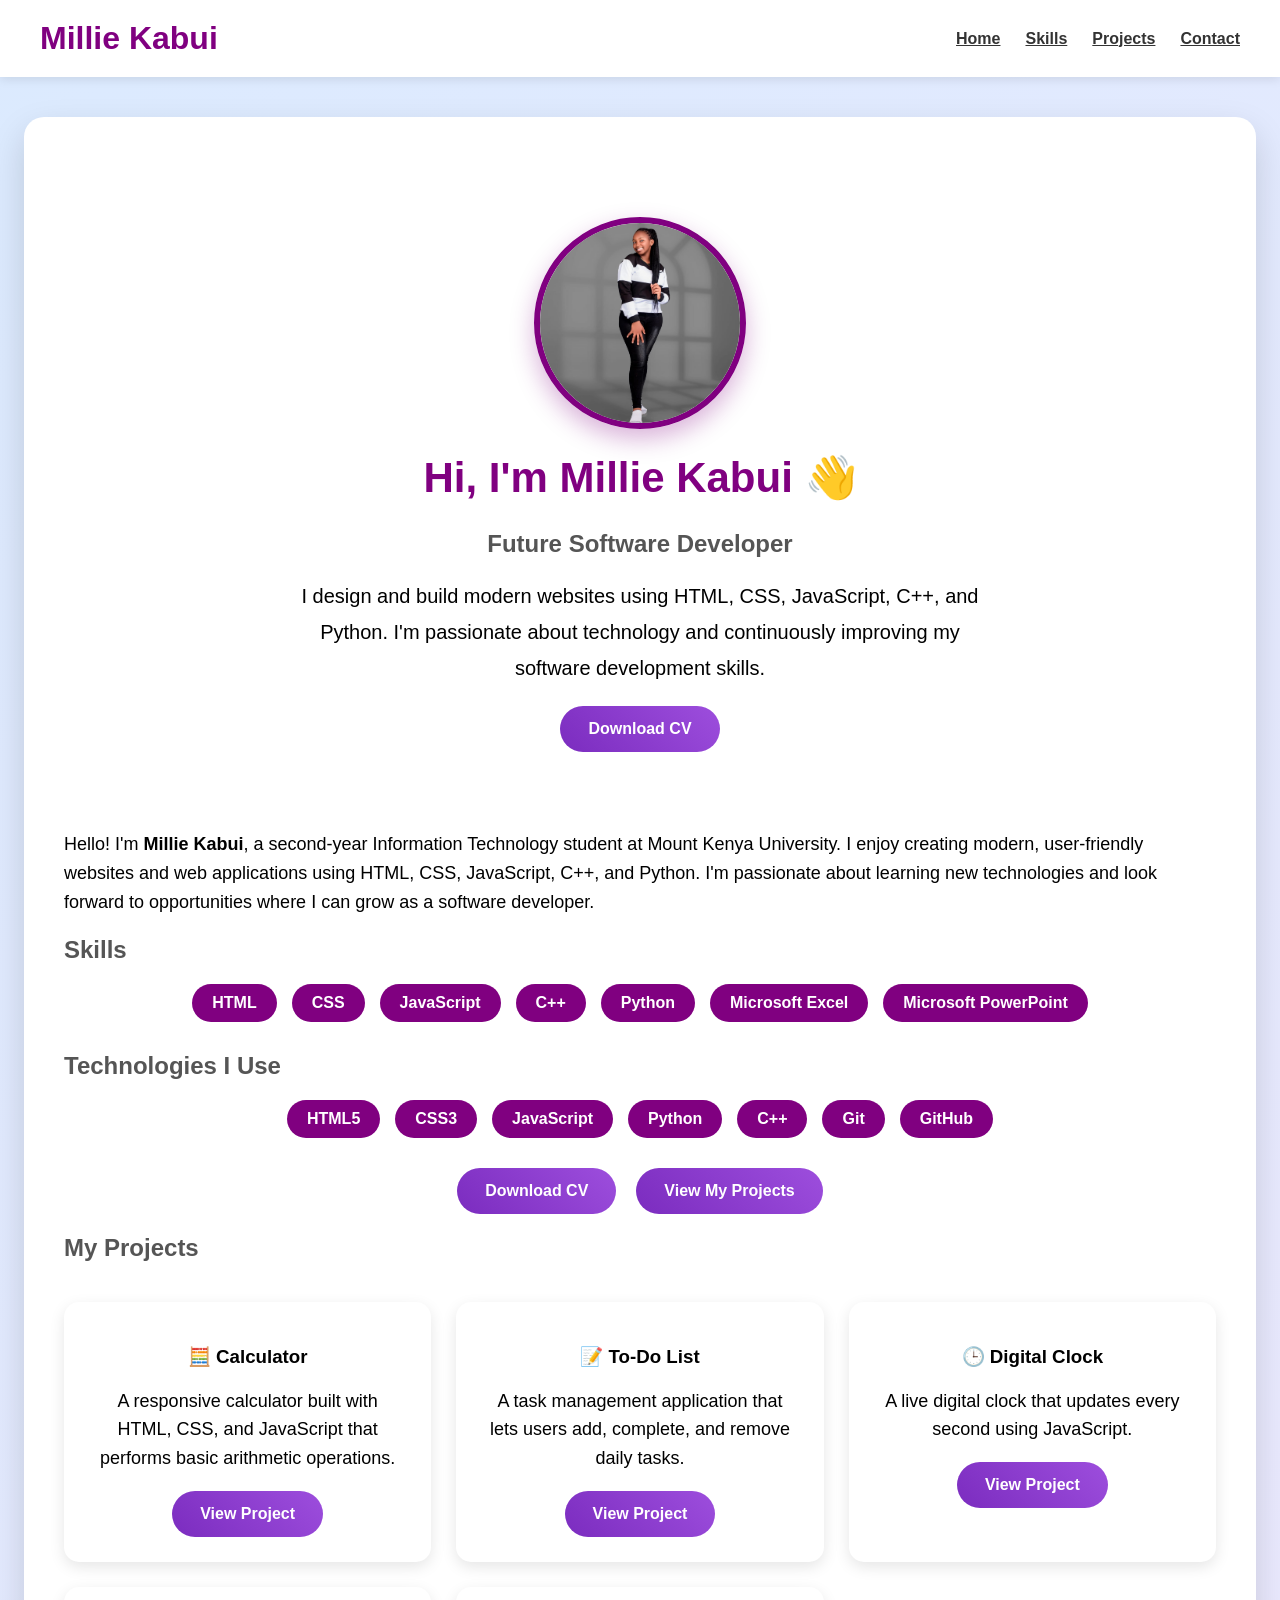
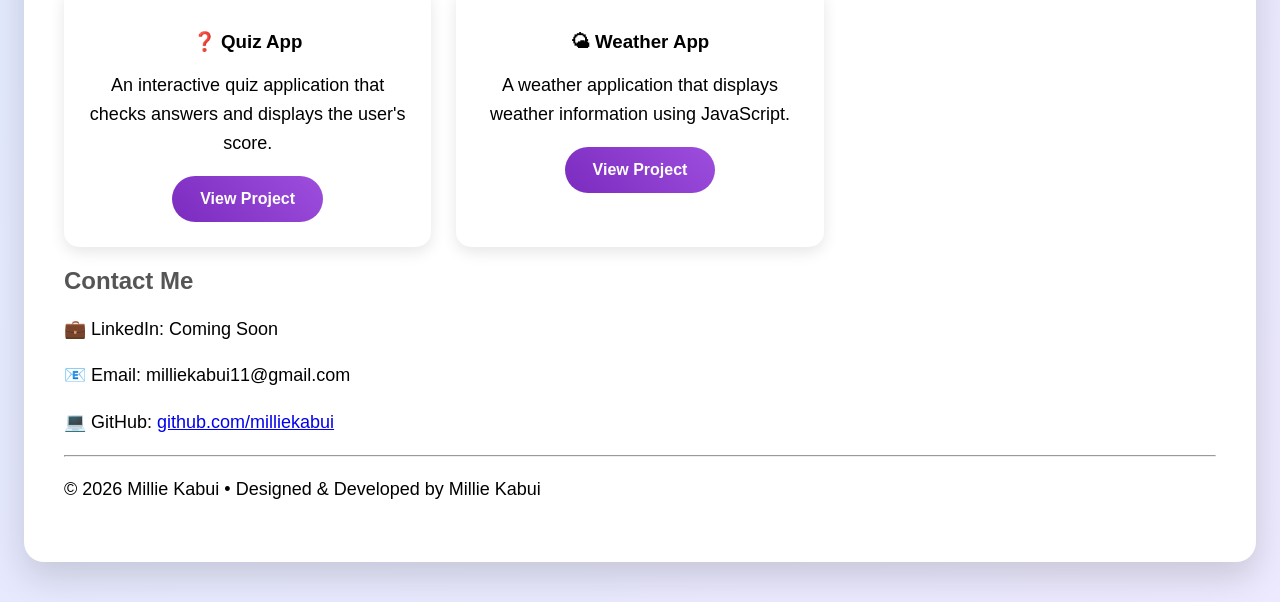
<file: index.html>
<!DOCTYPE html>
<html lang="en">
<head>
    <meta charset="UTF-8">
    <meta name="viewport" content="width=device-width, initial-scale=1.0">
    <title>Millie Kabui | Portfolio</title>
    <link rel="stylesheet" href="style.css">
</head>
<body>
<nav>
    <div class="logo">Millie Kabui</div>

    <ul>
        <li><a href="#home">Home</a></li>
        <li><a href="#skills">Skills</a></li>
        <li><a href="#projects">Projects</a></li>
        <li><a href="#contact">Contact</a></li>
    </ul>
</nav>
<div class="container" id="home">
  <div class="hero">

    <img src="profile.jpeg" alt="Millie Kabui" class="profile">

    <h1>Hi, I'm <span>Millie Kabui</span> 👋</h1>

    <h2>Future Software Developer</h2>

    <p class="hero-text">
        I design and build modern websites using HTML, CSS,
        JavaScript, C++, and Python. I'm passionate about
        technology and continuously improving my software
        development skills.
    </p>

    <a href="Millie_Kabui_CV.docx" download>
        <button>Download CV</button>
    </a>

</div>  
<p>
Hello! I'm <strong>Millie Kabui</strong>, a second-year Information
Technology student at Mount Kenya University. I enjoy creating modern,
user-friendly websites and web applications using HTML, CSS,
JavaScript, C++, and Python. I'm passionate about learning new
technologies and look forward to opportunities where I can grow as a
software developer.
</p>
<h2 id="skills">Skills</h2>

<ul class="skills">
    <li>HTML</li>
    <li>CSS</li>
    <li>JavaScript</li>
    <li>C++</li>
    <li>Python</li>
    <li>Microsoft Excel</li>
    <li>Microsoft PowerPoint</li>
</ul>
    <h2>Technologies I Use</h2>

<ul class="skills">
    <li>HTML5</li>
    <li>CSS3</li>
    <li>JavaScript</li>
    <li>Python</li>
    <li>C++</li>
    <li>Git</li>
    <li>GitHub</li>
</ul>
   <div class="hero-buttons">

    <a href="Millie_Kabui_CV.docx" download>
        <button>Download CV</button>
    </a>

    <a href="#projects">
        <button>View My Projects</button>
    </a>

</div>
<h2 id="projects">My Projects</h2>

<div class="projects">

    <div class="project">
    <h3>🧮 Calculator</h3>
    <p>A responsive calculator built with HTML, CSS, and JavaScript that performs basic arithmetic operations.</p>
    <a href="calculator/index.html" target="_blank">
        <button>View Project</button>
    </a>
</div>

    <div class="project">
        <h3>📝 To-Do List</h3>
        <p>A task management application that lets users add, complete, and remove daily tasks.</p>
         <a href="to-do list/index.html" target="_blank">
        <button>View Project</button>
    </a>
    </div>

    <div class="project">
    <h3>🕒 Digital Clock</h3>
   <p>A live digital clock that updates every second using JavaScript.</p>

    <a href="digital-clock/index.html" target="_blank">
        <button>View Project</button>
    </a>
</div>
    
<div class="project">
    <h3>❓ Quiz App</h3>
   <p>An interactive quiz application that checks answers and displays the user's score.</p>

    <a href="Quiz-App/index.html" target="_blank">
        <button>View Project</button>
    </a>
</div>

    <div class="project">
    <h3>🌤 Weather App</h3>
    <p>A weather application that displays weather information using JavaScript.</p>

    <a href="Weather-App/index.html" target="_blank">
        <button>View Project</button>
    </a>
</div>

</div>

<h2 id="contact">Contact Me</h2>
<p>
💼 LinkedIn: Coming Soon
</p>
<p>📧 Email: milliekabui11@gmail.com</p>

<p>💻 GitHub:
    <a href="https://github.com/milliekabui" target="_blank">
        github.com/milliekabui
    </a>
</p>
<hr>

<p>© 2026 Millie Kabui • Designed & Developed by Millie Kabui</p>
</div>
</body>
</html>
</file>
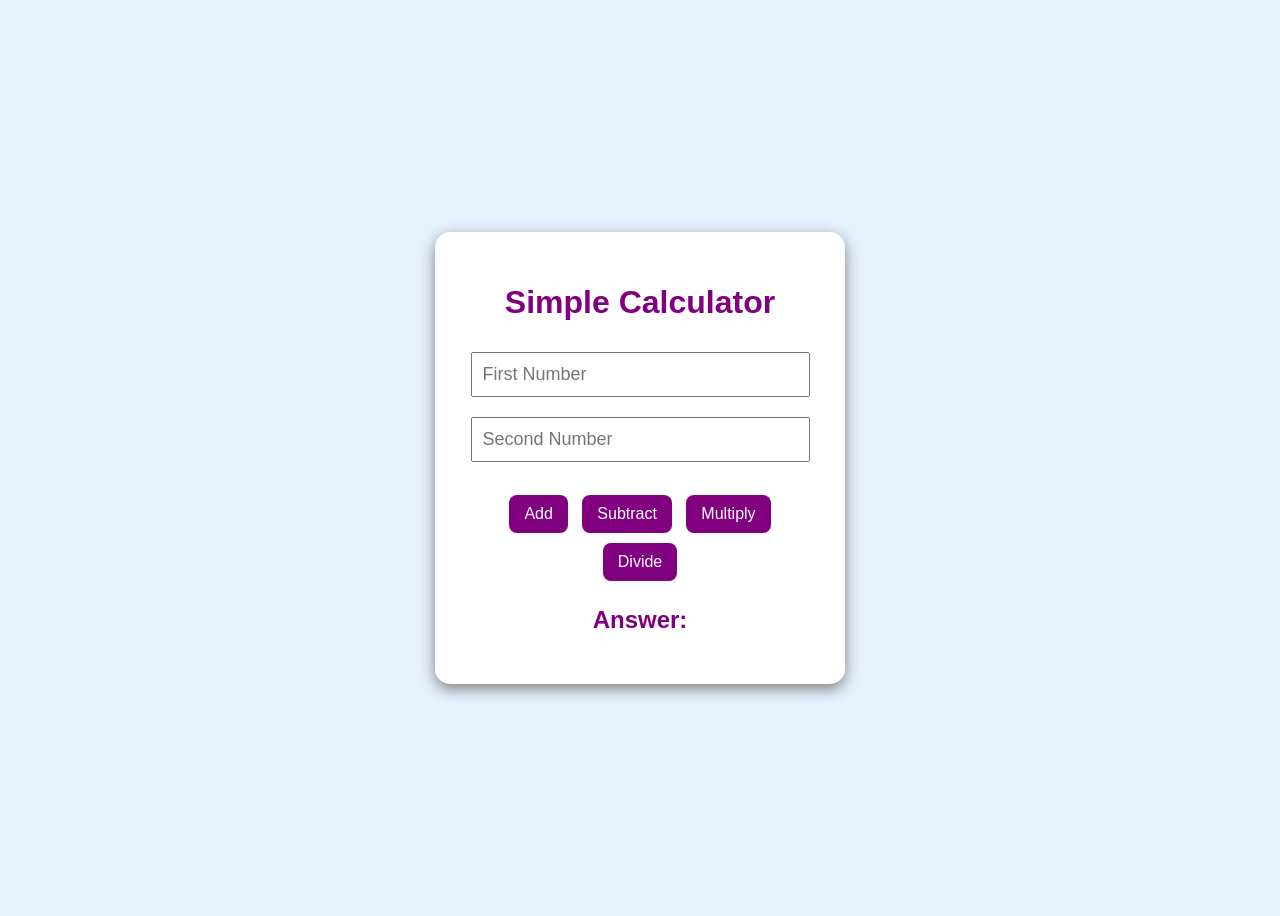
<file: calculator/index.html>
<!DOCTYPE html>
<html>
<head><link rel="stylesheet" href="style.css">

    <title>Calculator</title>
</head>
<body>

<div class="container">

<h1>Simple Calculator</h1>

<input type="number" id="num1" placeholder="First Number">

<input type="number" id="num2" placeholder="Second Number">

<br><br>

<button onclick="add()">Add</button>
<button onclick="subtract()">Subtract</button>
<button onclick="multiply()">Multiply</button>
<button onclick="divide()">Divide</button>

<h2 id="result">Answer: </h2>
<script src="script.js"></script>
</body>
</html>
</file>
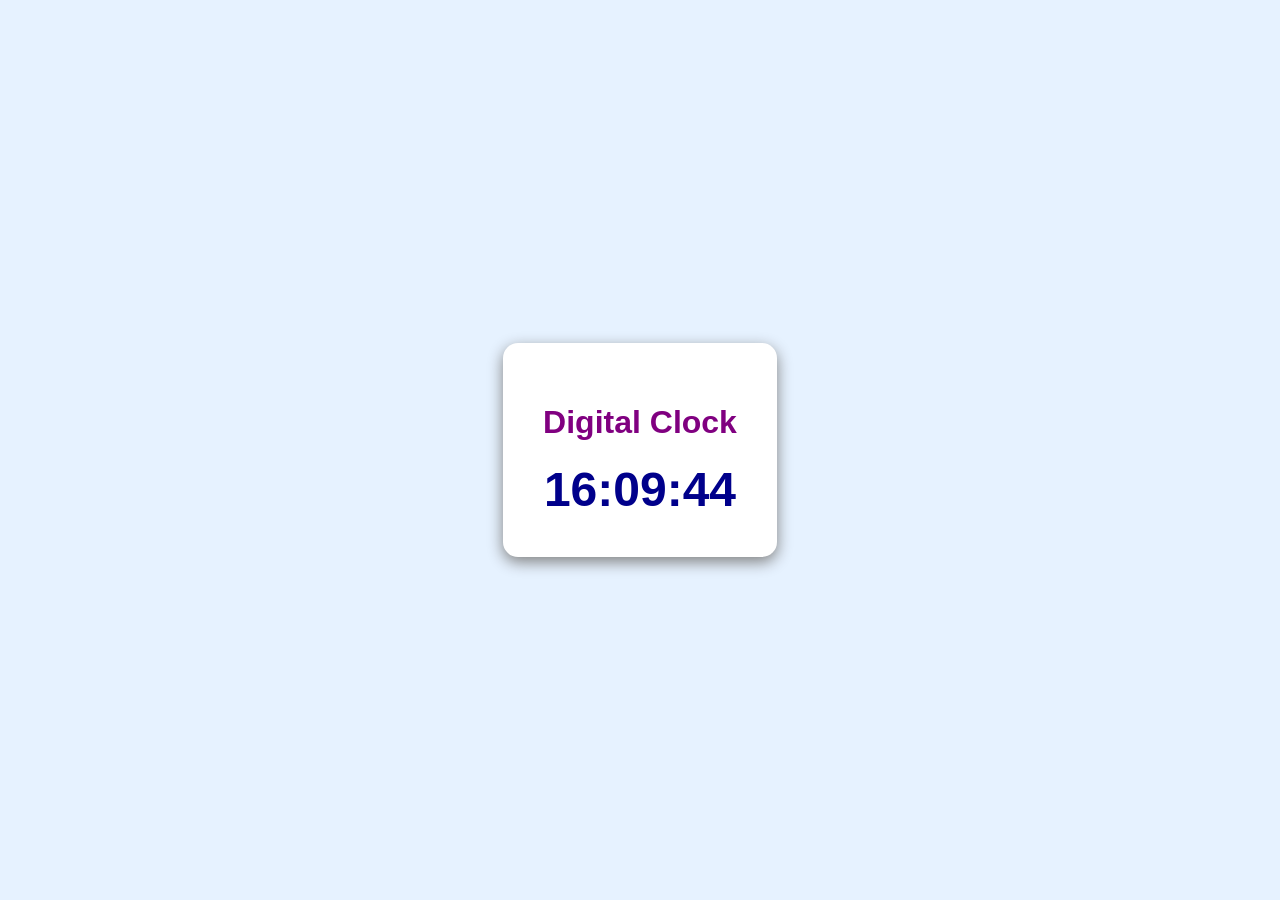
<file: digital- clock/index.html>
<!DOCTYPE html>
<html lang="en">
<head>
    <meta charset="UTF-8">
    <meta name="viewport" content="width=device-width, initial-scale=1.0">
    <title>Digital Clock</title>
    <link rel="stylesheet" href="style.css">
</head>
<body>

<div class="container">
    <h1>Digital Clock</h1>

    <div id="clock">00:00:00</div>
</div>

<script src="script.js"></script>

</body>
</html>
</file>
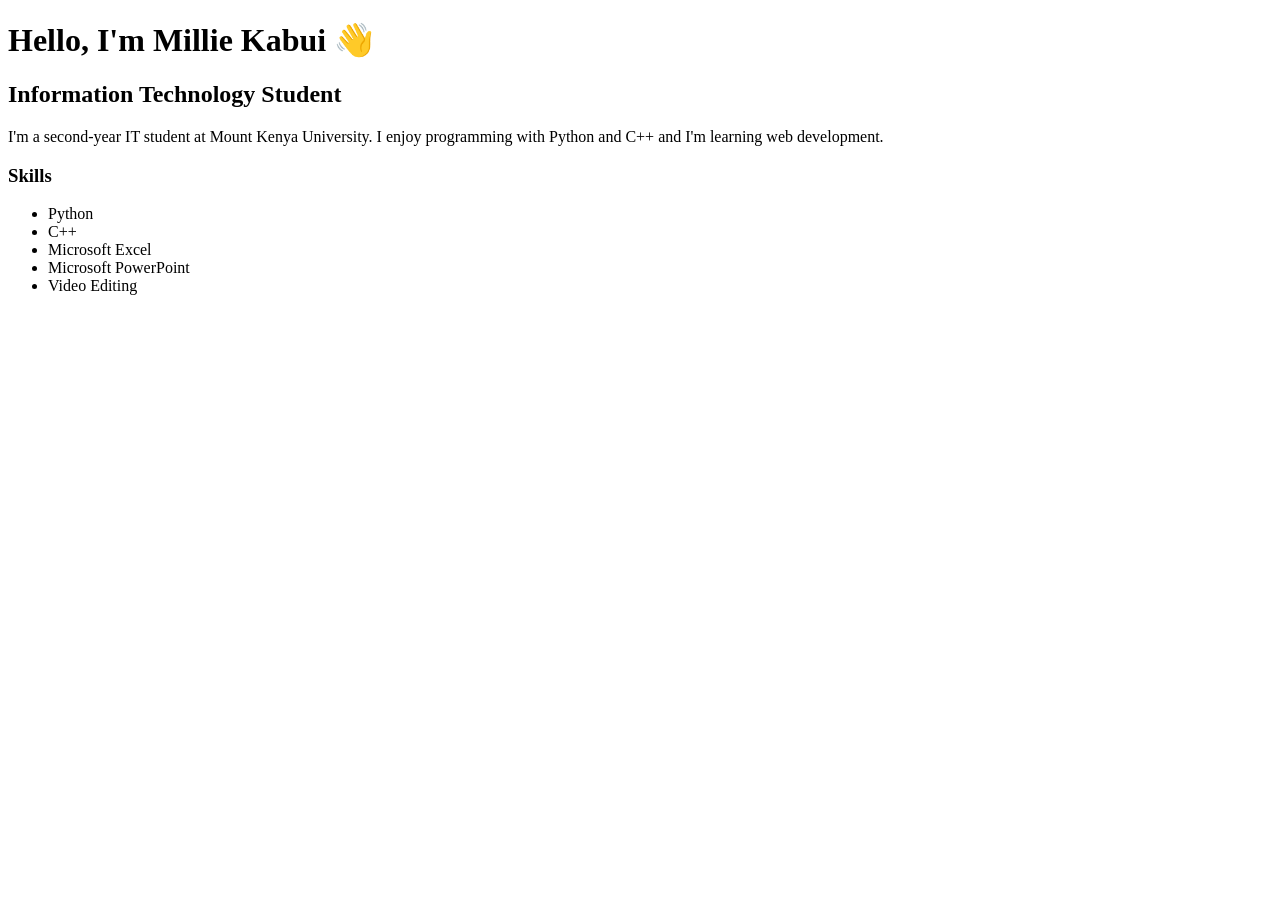
<file: portfolio/index.html>
<!DOCTYPE html>
<html lang="en">
<head>
    <meta charset="UTF-8">
    <meta name="viewport" content="width=device-width, initial-scale=1.0">
    <title>Millie Kabui</title>
</head>
<body>

    <h1>Hello, I'm Millie Kabui 👋</h1>

    <h2>Information Technology Student</h2>

    <p>
        I'm a second-year IT student at Mount Kenya University.
        I enjoy programming with Python and C++ and I'm learning web development.
    </p>

    <h3>Skills</h3>

    <ul>
        <li>Python</li>
        <li>C++</li>
        <li>Microsoft Excel</li>
        <li>Microsoft PowerPoint</li>
        <li>Video Editing</li>
    </ul>

</body>
</html>
</file>
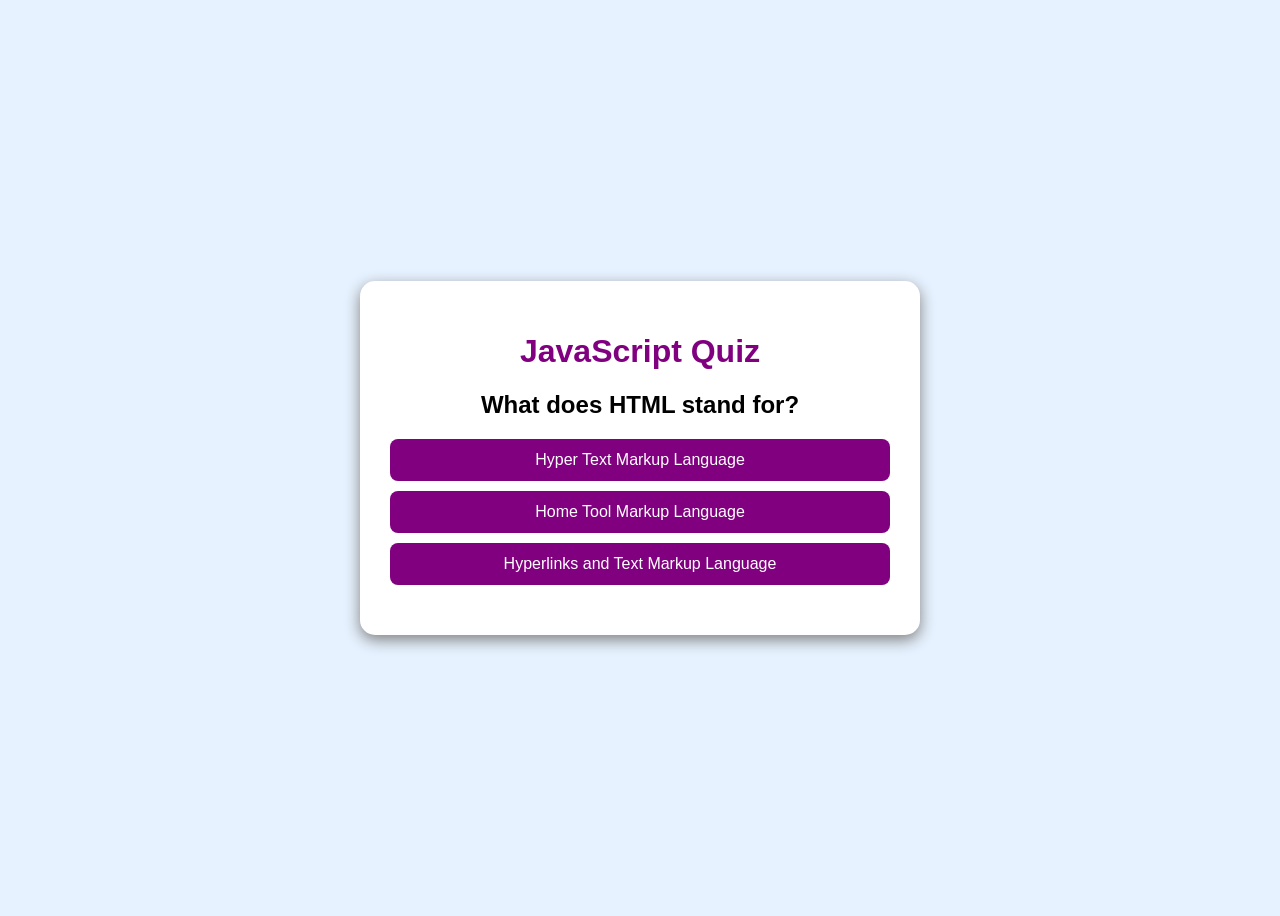
<file: Quiz-App/index.html>
<!DOCTYPE html>
<html lang="en">
<head>
    <meta charset="UTF-8">
    <meta name="viewport" content="width=device-width, initial-scale=1.0">
    <title>Quiz App</title>
    <link rel="stylesheet" href="style.css">
</head>
<body>

<div class="container">
    <h1>JavaScript Quiz</h1>

    <h2 id="question">
        What does HTML stand for?
    </h2>

    <button onclick="checkAnswer('a')">
        Hyper Text Markup Language
    </button>

    <button onclick="checkAnswer('b')">
        Home Tool Markup Language
    </button>

    <button onclick="checkAnswer('c')">
        Hyperlinks and Text Markup Language
    </button>

    <h2 id="result"></h2>

</div>

<script src="script.js"></script>

</body>
</html>
</file>
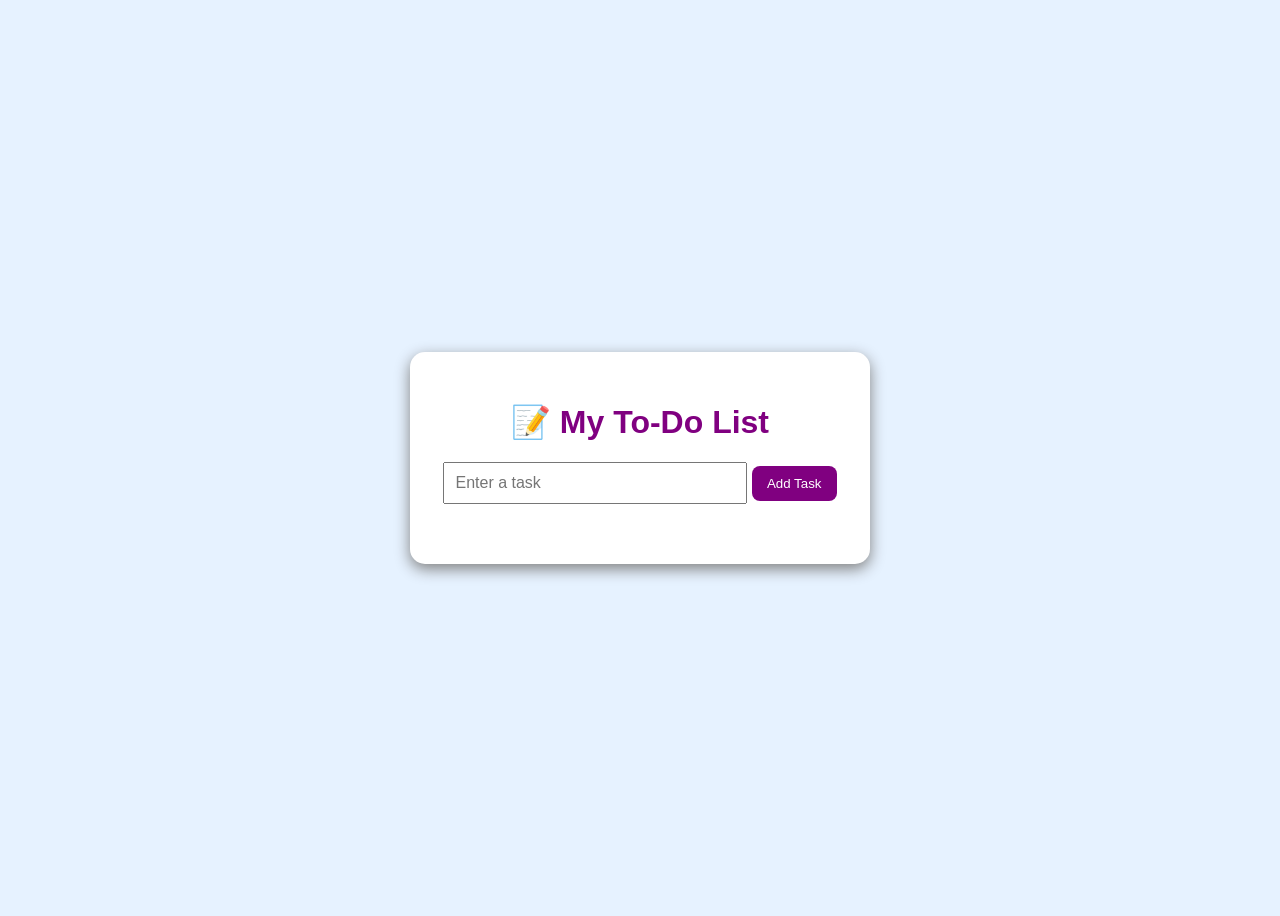
<file: to-do list/index.html>
<!DOCTYPE html>
<html lang="en">
<head>
    <meta charset="UTF-8">
    <meta name="viewport" content="width=device-width, initial-scale=1.0">
    <title>To-Do List</title>
    <link rel="stylesheet" href="style.css">
</head>
<body>

<div class="container">
    <h1>📝 My To-Do List</h1>

    <input type="text" id="task" placeholder="Enter a task">

    <button onclick="addTask()">Add Task</button>

    <ul id="taskList"></ul>
</div>

<script src="script.js"></script>

</body>
</html>
</file>
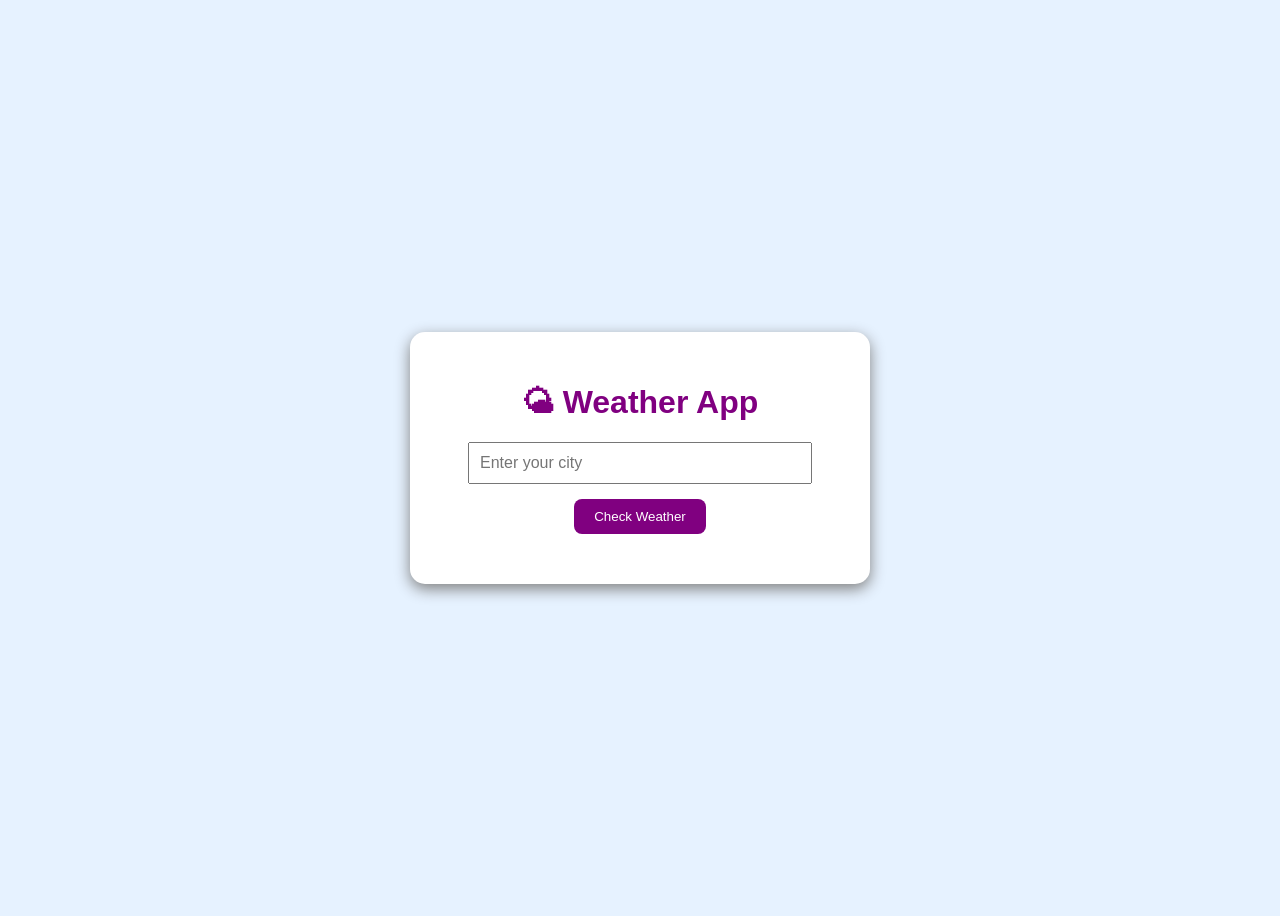
<file: Weather-App/index.html>
<!DOCTYPE html>
<html lang="en">
<head>
    <meta charset="UTF-8">
    <meta name="viewport" content="width=device-width, initial-scale=1.0">
    <title>Weather App</title>
    <link rel="stylesheet" href="style.css">
</head>
<body>

<div class="container">
    <h1>🌤 Weather App</h1>

    <input type="text" id="city" placeholder="Enter your city">

    <button onclick="showWeather()">Check Weather</button>

    <h2 id="result"></h2>
</div>

<script src="script.js"></script>

</body>
</html>
</file>
<file: style.css>
/* Navigation Bar */

nav{
    display:flex;
    justify-content:space-between;
    align-items:center;
    padding:20px 40px;
    background:white;
    box-shadow:0 2px 10px rgba(0,0,0,0.1);
    position:sticky;
    top:0;
    z-index:1000;
}

.logo{
    font-size:32px;
    font-weight:bold;
    color:purple;
}

nav ul{
    list-style:none;
    display:flex;
    gap:25px;
    margin:0;
    padding:0;
}
.hero-buttons{
    display:flex;
    justify-content:center;
    gap:20px;
    margin-top:25px;
    flex-wrap:wrap;
}

nav ul li a{
    font-size:17px
    text-decoration:none;
    color:#333;
    font-weight:bold;
    transition:0.3s;
}

nav ul li a:hover{
    color:purple;
}
body{
    margin:0;
    font-family:Arial,sans-serif;
    background:linear-gradient(135deg,#dbeafe,#ede9fe);
    scroll-behavior:smooth;
}

.container{
    width:90%;
    max-width:1300px;
    margin:40px auto;
    background:white;
    padding:40px;
    border-radius:20px;
    box-shadow:0 15px 35px rgba(0,0,0,0.15);
}

.profile{
    width:200px;
    height:200px;
    border-radius:50%;
    object-fit:cover;
    border:6px solid purple;
    box-shadow:0 10px 25px rgba(128,0,128,0.3);
}

h1{
    color:purple;
    font-size:42px;
    margin-top:20px;
}

h2{
    color:#555;
}

p{
    font-size:18px;
    line-height:1.6;
}

button{
    background:linear-gradient(45deg,#7b2cbf,#9d4edd);
    color:white;
    border:none;
    padding:14px 28px;
    border-radius:30px;
    cursor:pointer;
    font-size:16px;
    font-weight:bold;
    transition:0.3s;
}

button:hover{
    transform:translateY(-3px);
    box-shadow:0 8px 20px rgba(123,44,191,0.4);
}



.projects{
    display:grid;
    grid-template-columns:repeat(auto-fit,minmax(280px,1fr));
    gap:25px;
    margin-top:40px;
}

.project{
    background:white;
    padding:25px;
    border-radius:15px;
    box-shadow:0 5px 15px rgba(0,0,0,0.1);
    transition:0.3s;
    text-align:center;
}

.project:hover{
    transform:translateY(-10px);
    box-shadow:0 15px 30px rgba(0,0,0,0.2);
}

.project:hover{
    transform:translateY(-5px);
    box-shadow:0 10px 20px rgba(0,0,0,0.15);
}
.skills{
    list-style:none;
    padding:0;
    display:flex;
    flex-wrap:wrap;
    justify-content:center;
    gap:15px;
    margin-bottom:30px;
}

.skills li{
    background:purple;
    color:white;
    padding:10px 20px;
    border-radius:20px;
    font-weight:bold;
}
.hero{
    text-align:center;
    padding:60px 20px;
}

.hero span{
    color:purple;
}

.hero-text{
    max-width:700px;
    margin:20px auto;
    font-size:20px;
    line-height:1.8;
}
</file>
<file: calculator/style.css>
body {
    font-family: Arial, sans-serif;
    background-color: #e6f2ff;
    display: flex;
    justify-content: center;
    align-items: center;
    height: 100vh;
}

.container {
    background: white;
    padding: 30px;
    border-radius: 15px;
    box-shadow: 0 5px 15px gray;
    width: 350px;
    text-align: center;
}

h1 {
    color: purple;
}

input {
    width: 90%;
    padding: 10px;
    margin: 10px 0;
    font-size: 18px;
}

button {
    background: purple;
    color: white;
    border: none;
    padding: 10px 15px;
    margin: 5px;
    border-radius: 8px;
    cursor: pointer;
    font-size: 16px;
}

button:hover {
    background: darkmagenta;
} 
#result {
    margin-top: 20px;
    color: purple;
    font-size: 24px;
    font-weight: bold;
}
</file>
<file: digital- clock/style.css>
body {
    margin: 0;
    font-family: Arial, sans-serif;
    background: #e6f2ff;
    display: flex;
    justify-content: center;
    align-items: center;
    height: 100vh;
}

.container {
    background: white;
    padding: 40px;
    border-radius: 15px;
    text-align: center;
    box-shadow: 0 5px 15px gray;
}

h1 {
    color: purple;
}

#clock {
    font-size: 48px;
    color: darkblue;
    margin-top: 20px;
    font-weight: bold;
}
</file>
<file: Quiz-App/style.css>
body{
    font-family:Arial,sans-serif;
    background:#e6f2ff;
    display:flex;
    justify-content:center;
    align-items:center;
    height:100vh;
}

.container{
    background:white;
    width:500px;
    padding:30px;
    border-radius:15px;
    text-align:center;
    box-shadow:0 5px 15px gray;
}

h1{
    color:purple;
}

button{
    display:block;
    width:100%;
    margin:10px 0;
    padding:12px;
    background:purple;
    color:white;
    border:none;
    border-radius:8px;
    cursor:pointer;
    font-size:16px;
}

button:hover{
    background:darkmagenta;
}

#result{
    margin-top:20px;
    font-size:24px;
    font-weight:bold;
}
</file>
<file: to-do list/style.css>
body {
    font-family: Arial, sans-serif;
    background-color: #e6f2ff;
    display: flex;
    justify-content: center;
    align-items: center;
    height: 100vh;
}

.container {
    width: 400px;
    background: white;
    padding: 30px;
    border-radius: 15px;
    box-shadow: 0 5px 15px gray;
    text-align: center;
}

h1 {
    color: purple;
}

input {
    width: 70%;
    padding: 10px;
    font-size: 16px;
    margin-bottom: 10px;
}

button {
    padding: 10px 15px;
    background: purple;
    color: white;
    border: none;
    border-radius: 8px;
    cursor: pointer;
}

button:hover {
    background: darkmagenta;
}

ul {
    list-style: none;
    padding: 0;
    margin-top: 20px;
}

li {
    background: #f2f2f2;
    margin: 10px 0;
    padding: 10px;
    border-radius: 8px;
    display: flex;
    justify-content: space-between;
    align-items: center;
}

.completed {
    text-decoration: line-through;
    color: gray;
}

.deleteBtn {
    background: red;
    color: white;
    border: none;
    padding: 5px 10px;
    border-radius: 5px;
}
</file>
<file: Weather-App/style.css>
body{
    font-family:Arial,sans-serif;
    background:#e6f2ff;
    display:flex;
    justify-content:center;
    align-items:center;
    height:100vh;
}

.container{
    background:white;
    width:400px;
    padding:30px;
    border-radius:15px;
    text-align:center;
    box-shadow:0 5px 15px gray;
}

h1{
    color:purple;
}

input{
    width:80%;
    padding:10px;
    font-size:16px;
}

button{
    margin-top:15px;
    padding:10px 20px;
    background:purple;
    color:white;
    border:none;
    border-radius:8px;
    cursor:pointer;
}

button:hover{
    background:darkmagenta;
}

#result{
    margin-top:20px;
    color:darkblue;
    font-size:22px;
    font-weight:bold;
}
</file>
